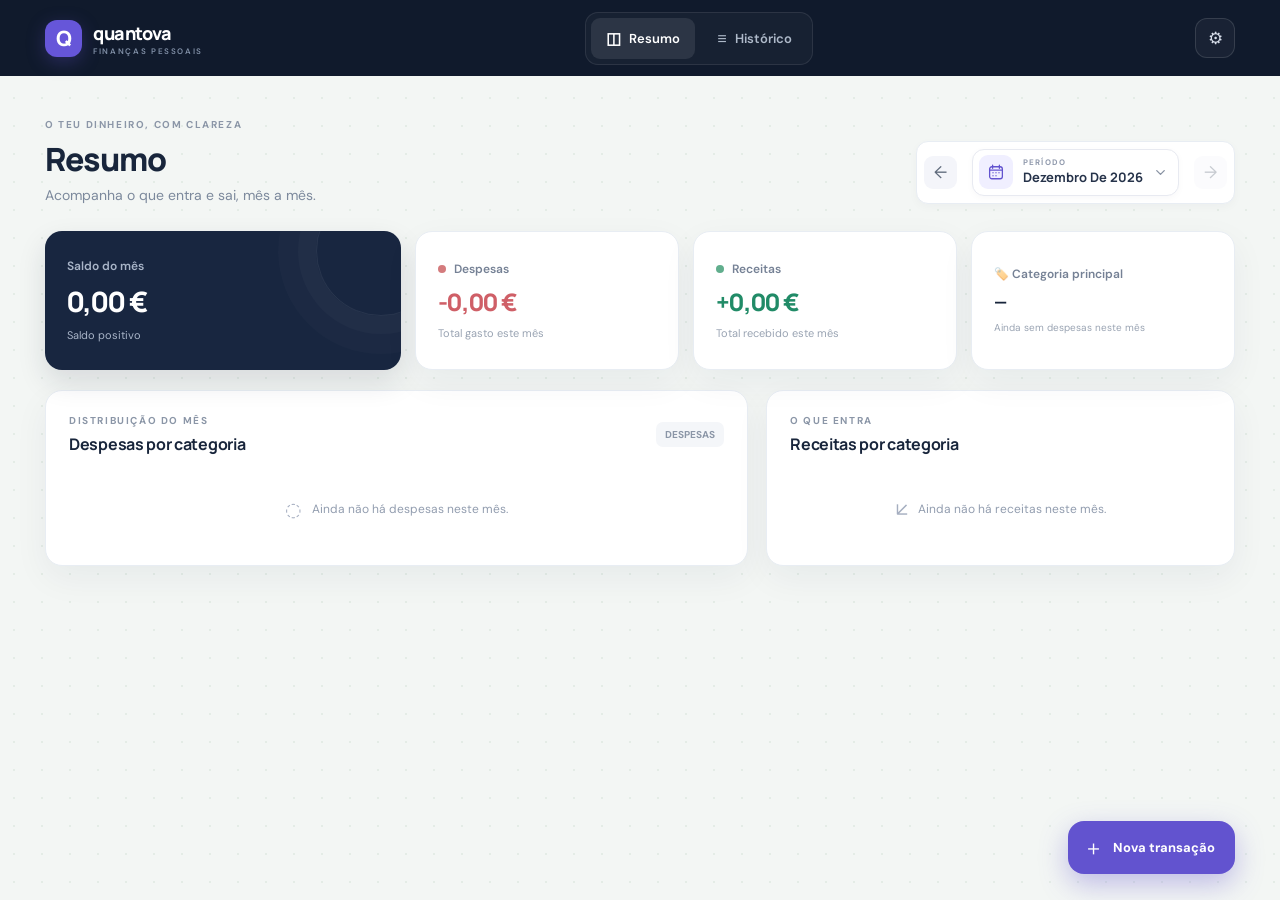
<file: index.html>
<!doctype html>
<html lang="pt-PT">
<head>
  <meta charset="UTF-8"><meta name="viewport" content="width=device-width, initial-scale=1, viewport-fit=cover">
  <meta name="theme-color" content="#101a2c"><title>Quantova · Resumo</title>
  <link rel="apple-touch-icon" href="./apple-touch-icon.png"><link rel="icon" href="./favicon.ico">
  <link rel="manifest" href="./manifest.json"><link rel="stylesheet" href="./style.css">
</head>
<body>
  <header class="topbar"><a class="brand" href="./index.html"><span class="brand-mark">Q</span><span>quantova<small>FINANÇAS PESSOAIS</small></span></a>
    <nav class="main-nav" aria-label="Navegação principal"><a class="nav-link active" href="./index.html"><span>◫</span> Resumo</a><a class="nav-link" href="./historico.html"><span>≡</span> Histórico</a></nav>
    <button class="icon-btn" aria-label="Definições" onclick="abrirDefinicoes()">⚙</button>
  </header>
  <main class="page-shell">
    <section class="page-heading"><div><p class="eyebrow">O TEU DINHEIRO, COM CLAREZA</p><h1>Resumo</h1><p class="muted">Acompanha o que entra e sai, mês a mês.</p></div>
      <div class="month-switch"><button aria-label="Mês anterior" onclick="mesAnterior()">←</button><button type="button" class="month-pick-button" id="monthPickerButton" onclick="abrirSeletorMes()" aria-label="Escolher mês" aria-expanded="false" aria-controls="monthPopover"><span class="calendar-icon"><svg viewBox="0 0 24 24" aria-hidden="true"><rect x="3.5" y="5" width="17" height="16" rx="3"></rect><path d="M7.5 3v4M16.5 3v4M4 9.5h16M8 13h.01M12 13h.01M16 13h.01M8 17h.01M12 17h.01"></path></svg></span><span class="month-button-text"><small>PERÍODO</small><strong id="dataAtual">—</strong></span><svg class="month-chevron" viewBox="0 0 20 20" aria-hidden="true"><path d="m5 7.5 5 5 5-5"></path></svg></button><button id="nextMonth" aria-label="Mês seguinte" onclick="mesSeguinte()">→</button><section id="monthPopover" class="month-popover" aria-label="Escolher mês" hidden><div class="month-popover-header"><button type="button" id="yearPrevious" aria-label="Ano anterior">←</button><strong id="yearLabel"></strong><button type="button" id="yearNext" aria-label="Ano seguinte">→</button></div><div class="month-grid" id="monthGrid"></div></section></div>
    </section>
    <section class="summary-grid" aria-label="Resumo do mês">
      <article class="summary-card balance-card"><span class="summary-label">Saldo do mês</span><strong id="saldo">€0,00</strong><span class="card-note" id="saldoNota">Receitas menos despesas</span><span class="balance-orb"></span></article>
      <article class="summary-card"><span class="summary-label"><i class="dot expense"></i>Despesas</span><strong id="total">€0,00</strong><span class="card-note">Total gasto este mês</span></article>
      <article class="summary-card"><span class="summary-label"><i class="dot income"></i>Receitas</span><strong id="receitas">€0,00</strong><span class="card-note">Total recebido este mês</span></article>
      <article class="summary-card"><span class="summary-label">🏷️ Categoria principal</span><strong id="topCategoria" class="category-highlight">—</strong><span class="card-note" id="topCategoriaNota">Ainda sem despesas neste mês</span></article>
    </section>
    <section class="content-grid">
      <article class="panel expense-breakdown"><div class="panel-heading"><div><p class="eyebrow">DISTRIBUIÇÃO DO MÊS</p><h2>Despesas por categoria</h2></div><span class="panel-unit">DESPESAS</span></div><div id="lista" class="category-insights" aria-label="Distribuição das despesas por categoria"></div></article>
      <article class="panel categories-panel income-panel"><div class="panel-heading"><div><p class="eyebrow">O QUE ENTRA</p><h2>Receitas por categoria</h2></div></div><div id="listaReceitas"></div></article>
    </section>
  </main>
  <a href="./add.html" class="fab"><span>＋</span><span class="fab-label">Nova transação</span></a>
  <div id="modalDefinicoes" class="modal-backdrop" role="dialog" aria-modal="true" aria-labelledby="settingsTitle" hidden><section class="modal-card"><button class="modal-close" onclick="fecharDefinicoes()" aria-label="Fechar">×</button><p class="eyebrow">PREFERÊNCIAS</p><h2 id="settingsTitle">Definições</h2>
    <label for="selectMoeda">Moeda</label><select id="selectMoeda" class="field"><option value="EUR">Euro (€)</option><option value="USD">Dólar americano ($)</option><option value="GBP">Libra (£)</option><option value="BRL">Real (R$)</option></select><button onclick="guardarMoeda()" class="button button-primary full">Guardar moeda</button>
    <div class="settings-section"><h3>Cópia de segurança</h3><p class="muted small">Guarda um backup completo ou exporta as transações em CSV.</p><div class="button-row"><button class="button button-soft" onclick="exportarDados()">↓ Backup JSON</button><button class="button button-soft" onclick="exportarCSV()">↓ Exportar CSV</button></div><button class="button button-soft full" onclick="document.getElementById('importFile').click()">↑ Importar backup JSON</button><input id="importFile" type="file" accept="application/json,.json" hidden onchange="importarDados(this)"></div>
    <div class="settings-section danger-section"><h3>Apagar dados</h3><p class="muted small">Remove permanentemente todas as transações deste dispositivo.</p><button onclick="apagarTudo()" class="button button-danger full">Apagar todos os dados</button></div>
  </section></div>
  <script src="./db-local.js"></script><script src="./settings.js"></script><script src="./app.js"></script>
</body></html>
</file>
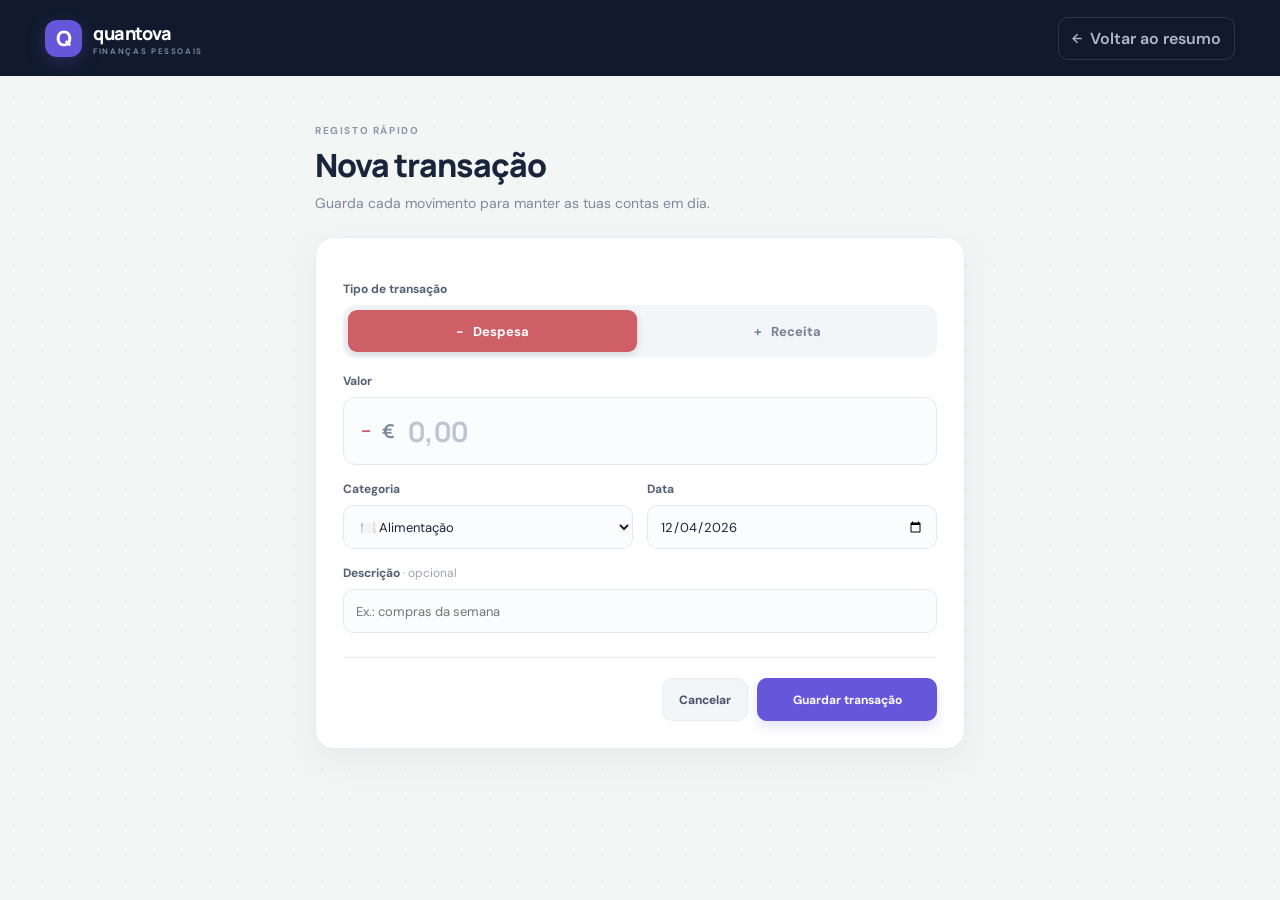
<file: add.html>
<!doctype html>
<html lang="pt-PT"><head><meta charset="UTF-8"><meta name="viewport" content="width=device-width, initial-scale=1, viewport-fit=cover"><meta name="theme-color" content="#101a2c"><title>Nova transação · Quantova</title><link rel="apple-touch-icon" href="./apple-touch-icon.png"><link rel="manifest" href="./manifest.json"><link rel="stylesheet" href="./style.css"></head>
<body><header class="topbar"><a class="brand" href="./index.html"><span class="brand-mark">Q</span><span>quantova<small>FINANÇAS PESSOAIS</small></span></a><a class="nav-link back-link" href="./index.html">← <span>Voltar ao resumo</span></a></header>
<main class="form-shell"><div class="form-intro"><p class="eyebrow">REGISTO RÁPIDO</p><h1 id="formTitle">Nova transação</h1><p class="muted">Guarda cada movimento para manter as tuas contas em dia.</p></div>
<section class="form-panel"><form id="formAdd"><label class="field-label">Tipo de transação</label><input type="hidden" id="tipo" value="despesa"><div class="segmented"><button type="button" id="btnDespesa" class="segment active expense-active" aria-pressed="true" onclick="setTipo('despesa')"><span>−</span> Despesa</button><button type="button" id="btnReceita" class="segment" aria-pressed="false" onclick="setTipo('receita')"><span>+</span> Receita</button></div>
<label for="valor" class="field-label">Valor</label><div class="amount-wrap"><span id="amountSign" class="amount-sign expense-sign" aria-hidden="true">−</span><span id="currencyPrefix">€</span><input type="number" id="valor" inputmode="decimal" class="amount-input" placeholder="0,00" min="0.01" step="0.01" required></div>
<div class="form-row"><div><label for="categoria" class="field-label">Categoria</label><select id="categoria" class="field" required></select></div><div><label for="data" class="field-label">Data</label><input type="date" id="data" class="field" required></div></div>
<label for="descricao" class="field-label">Descrição <span class="optional">· opcional</span></label><input type="text" id="descricao" class="field" maxlength="120" placeholder="Ex.: compras da semana">
<p id="formError" class="form-error" role="alert" hidden></p><div class="form-actions"><button type="button" class="button button-soft" onclick="window.location.href='historico.html'">Cancelar</button><button type="submit" class="button button-primary" id="submitButton">Guardar transação</button></div></form></section></main>
<script src="./db-local.js"></script><script src="./settings.js"></script><script src="./add.js"></script></body></html>
</file>
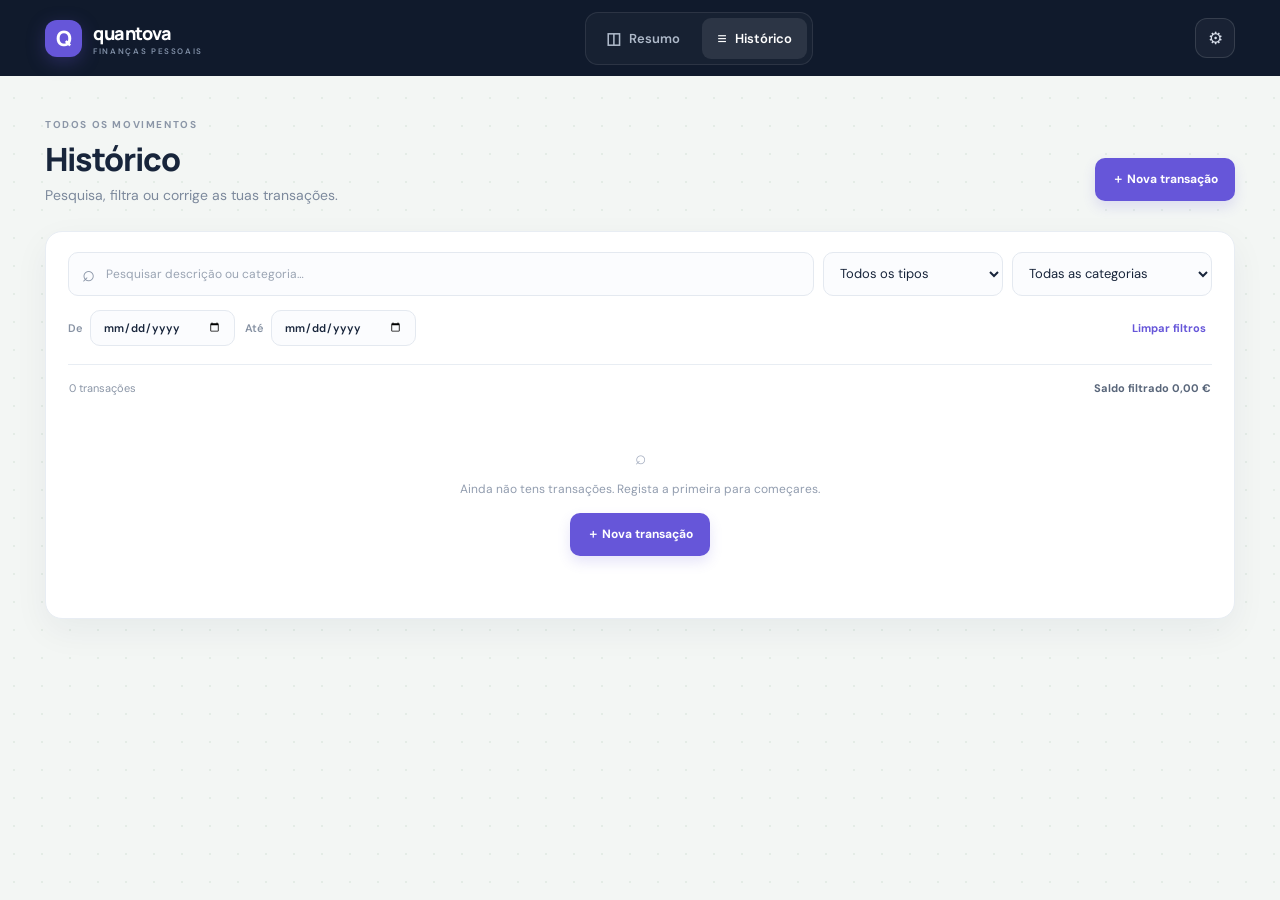
<file: historico.html>
<!doctype html>
<html lang="pt-PT"><head><meta charset="UTF-8"><meta name="viewport" content="width=device-width, initial-scale=1, viewport-fit=cover"><meta name="theme-color" content="#101a2c"><title>Histórico · Quantova</title><link rel="apple-touch-icon" href="./apple-touch-icon.png"><link rel="manifest" href="./manifest.json"><link rel="stylesheet" href="./style.css"></head>
<body><header class="topbar"><a class="brand" href="./index.html"><span class="brand-mark">Q</span><span>quantova<small>FINANÇAS PESSOAIS</small></span></a><nav class="main-nav" aria-label="Navegação principal"><a class="nav-link" href="./index.html"><span>◫</span> Resumo</a><a class="nav-link active" href="./historico.html"><span>≡</span> Histórico</a></nav><button class="icon-btn" aria-label="Definições" onclick="abrirDefinicoes()">⚙</button></header>
<main class="page-shell"><section class="page-heading"><div><p class="eyebrow">TODOS OS MOVIMENTOS</p><h1>Histórico</h1><p class="muted">Pesquisa, filtra ou corrige as tuas transações.</p></div><a class="button button-primary desktop-add" href="./add.html">＋ Nova transação</a></section>
<section class="panel history-panel"><div class="history-tools"><label class="search-field"><span>⌕</span><input id="pesquisa" type="search" placeholder="Pesquisar descrição ou categoria…" autocomplete="off"></label><select class="field filter-select" id="filtroTipo" aria-label="Filtrar por tipo"><option value="todos">Todos os tipos</option><option value="despesa">Despesas</option><option value="receita">Receitas</option></select><select class="field filter-select" id="filtroCategoria" aria-label="Filtrar por categoria"><option value="todas">Todas as categorias</option></select></div>
<div class="history-dates"><label>De <input class="field date-filter" type="date" id="dataInicio"></label><label>Até <input class="field date-filter" type="date" id="dataFim"></label><button class="text-button" id="limparFiltros">Limpar filtros</button></div><div class="history-summary"><span id="resultadoCount">0 transações</span><span id="resultadoTotal"></span></div><div id="listaHistorico" class="history-list"></div></section></main>
<a href="./add.html" class="fab mobile-fab"><span>＋</span><span class="fab-label">Nova transação</span></a>
<div id="modalDefinicoes" class="modal-backdrop" role="dialog" aria-modal="true" aria-labelledby="settingsTitle" hidden><section class="modal-card"><button class="modal-close" onclick="fecharDefinicoes()" aria-label="Fechar">×</button><p class="eyebrow">PREFERÊNCIAS</p><h2 id="settingsTitle">Definições</h2><label for="selectMoeda">Moeda</label><select id="selectMoeda" class="field"><option value="EUR">Euro (€)</option><option value="USD">Dólar americano ($)</option><option value="GBP">Libra (£)</option><option value="BRL">Real (R$)</option></select><button onclick="guardarMoeda()" class="button button-primary full">Guardar moeda</button><div class="settings-section"><h3>Cópia de segurança</h3><p class="muted small">Guarda um backup completo ou exporta as transações em CSV.</p><div class="button-row"><button class="button button-soft" onclick="exportarDados()">↓ Backup JSON</button><button class="button button-soft" onclick="exportarCSV()">↓ Exportar CSV</button></div><button class="button button-soft full" onclick="document.getElementById('importFile').click()">↑ Importar backup JSON</button><input id="importFile" type="file" accept="application/json,.json" hidden onchange="importarDados(this)"></div><div class="settings-section danger-section"><h3>Apagar dados</h3><p class="muted small">Remove permanentemente todas as transações deste dispositivo.</p><button onclick="apagarTudo()" class="button button-danger full">Apagar todos os dados</button></div></section></div>
<script src="./db-local.js"></script><script src="./settings.js"></script><script src="./historico.js"></script></body></html>
</file>
<file: style.css>
@import url('https://fonts.googleapis.com/css2?family=DM+Sans:wght@400;500;600;700&family=Manrope:wght@400;500;600;700;800&display=swap');
:root{--ink:#18253b;--muted:#7c899c;--line:#e8edf3;--surface:#fff;--canvas:#f3f6f4;--navy:#101a2c;--accent:#6656d9;--accent-dark:#5042bd;--green:#218b67;--red:#cf5f67;--shadow:0 12px 35px rgba(25,42,69,.055);font-family:'DM Sans',Arial,sans-serif;color:var(--ink);background:var(--canvas)}*{box-sizing:border-box}body{margin:0;min-height:100vh;background-color:var(--canvas);background-image:url("data:image/svg+xml,%3Csvg xmlns='http://www.w3.org/2000/svg' width='28' height='28' viewBox='0 0 28 28'%3E%3Ccircle cx='14' cy='14' r='1' fill='%23dfe8e2'/%3E%3C/svg%3E");background-repeat:repeat;background-attachment:fixed}button,input,select{font:inherit}button,a{-webkit-tap-highlight-color:transparent}button{cursor:pointer}.topbar{height:76px;padding:0 max(28px,calc((100vw - 1190px)/2));display:flex;align-items:center;justify-content:space-between;background:var(--navy);color:#fff}.brand{display:flex;align-items:center;gap:11px;color:#fff;text-decoration:none;font-family:Manrope,sans-serif;font-weight:800;font-size:18px;letter-spacing:-.5px}.brand small{display:block;color:#8190a7;font:600 8px 'DM Sans',sans-serif;letter-spacing:1.65px;margin-top:1px}.brand-mark{width:37px;height:37px;display:grid;place-items:center;border-radius:12px;background:#6656d9;color:white;font-size:21px;box-shadow:0 5px 18px #5749b45c}.main-nav{display:flex;gap:7px;padding:5px;border:1px solid #ffffff17;border-radius:13px;background:#ffffff08}.nav-link{display:flex;align-items:center;gap:8px;color:#aeb9c9;text-decoration:none;font-size:13px;font-weight:600;padding:10px 15px;border-radius:9px;transition:.2s}.nav-link span{font-size:16px}.nav-link:hover{color:#fff;background:#ffffff12}.nav-link.active{color:#fff;background:#ffffff17}.icon-btn{width:40px;height:40px;border:1px solid #ffffff20;border-radius:12px;background:#ffffff0a;color:#d7deea;font-size:17px}.icon-btn:hover{background:#ffffff18}.page-shell{width:min(1190px,calc(100% - 56px));margin:0 auto;padding:42px 0 100px}.page-heading{display:flex;justify-content:space-between;align-items:flex-end;gap:20px;margin-bottom:27px}.eyebrow{font-size:10px;letter-spacing:1.6px;font-weight:700;color:#8b96a7;margin:0 0 10px}.page-heading h1,.form-intro h1{font:800 32px/1.15 Manrope,sans-serif;letter-spacing:-1px;margin:0;color:var(--ink)}.muted{color:var(--muted);margin:8px 0 0;font-size:14px}.month-switch{display:flex;align-items:center;gap:15px;background:#fff;border:1px solid var(--line);padding:7px;border-radius:12px;box-shadow:0 3px 10px #17294a08}.month-switch strong{min-width:130px;text-align:center;text-transform:capitalize;font:700 13px Manrope,sans-serif}.month-switch button{width:33px;height:33px;border:0;border-radius:9px;background:#f4f5fa;color:#606b7c;font-size:17px}.month-switch button:hover{background:#eeecff;color:var(--accent)}.month-switch button:disabled{opacity:.35;cursor:default}.summary-grid{display:grid;grid-template-columns:1.35fr 1fr 1fr 1fr;gap:14px;margin-bottom:20px}.summary-card{position:relative;overflow:hidden;min-height:139px;padding:21px 22px;border:1px solid var(--line);border-radius:17px;background:var(--surface);box-shadow:var(--shadow);display:flex;flex-direction:column;align-items:flex-start;justify-content:center;gap:8px}.summary-card>strong{font:800 24px Manrope,sans-serif;letter-spacing:-.8px;white-space:nowrap;font-variant-numeric:tabular-nums}.summary-label{display:flex;align-items:center;gap:8px;color:#758195;font-size:12px;font-weight:600}.card-note{font-size:11px;color:#9aa4b3}.balance-card{border:0;background:#182640;color:white;box-shadow:0 12px 28px #15233a20}.balance-card .summary-label,.balance-card .card-note{color:#a9b5c8}.balance-card>strong{font-size:28px;color:white}.balance-card>strong.negative{color:#ffaaa5}.balance-orb{position:absolute;width:130px;height:130px;right:-45px;top:-45px;border-radius:50%;border:1px solid #ffffff12;box-shadow:0 0 0 18px #ffffff06,0 0 0 38px #ffffff04}.dot{width:8px;height:8px;border-radius:50%;background:#d47b7d}.dot.income{background:#61ae8d}.content-grid{display:grid;grid-template-columns:1.2fr .8fr;gap:18px}.panel{background:#fff;border:1px solid var(--line);border-radius:17px;box-shadow:var(--shadow);padding:23px}.chart-panel{grid-row:span 2;min-height:377px}.panel-heading{display:flex;justify-content:space-between;align-items:center;gap:12px;margin-bottom:22px}.panel-heading .eyebrow{margin-bottom:6px}.panel-heading h2,.modal-card h2{font:700 16px Manrope,sans-serif;margin:0;letter-spacing:-.3px}.panel-unit{font-size:10px;font-weight:700;color:#8b96a7;background:#f4f6f9;border-radius:7px;padding:6px 9px}.chart{display:flex;gap:11px;height:270px;padding-top:4px}.chart-y{display:flex;flex-direction:column;justify-content:space-between;padding-bottom:19px;color:#9aa4b3;font-size:9px;white-space:nowrap}.chart-plot{position:relative;flex:1;min-width:0;background-color:#fff}.chart-bars{position:absolute;inset:0 0 -1px;display:flex;align-items:stretch;justify-content:space-between;gap:2px}.chart-column{position:relative;display:flex;flex:1;min-width:2px;align-items:flex-end;justify-content:center}.bar-track{position:relative;width:min(62%,14px);height:calc(100% - 20px);display:flex;align-items:flex-end}.bar-track i{display:block;width:100%;min-height:0;background:#776ae1;border-radius:4px 4px 2px 2px;transition:height .3s}.chart-column:not(.future):hover .bar-track i{background:#4d40bb}.chart-column.future .bar-track i{opacity:.38}.chart-column small{position:absolute;bottom:0;height:14px;color:#929daf;font-size:8px}.bar-value{position:absolute;bottom:calc(21px + 100%);display:none;background:#18253b;color:white;font-size:9px;padding:4px 6px;border-radius:5px;white-space:nowrap;z-index:2}.chart-column:hover .bar-value{display:block}.category-row{display:flex;align-items:center;gap:11px;margin:0 0 17px}.category-row:last-child{margin-bottom:0}.category-icon{width:34px;height:34px;flex:0 0 34px;display:grid;place-items:center;border-radius:11px;background:color-mix(in srgb,var(--category-color),white 89%);font-size:16px}.category-main{flex:1;min-width:0}.category-top{display:flex;align-items:center;justify-content:space-between;gap:8px;margin-bottom:7px;font-size:12px}.category-top>span{font-weight:600;white-space:nowrap;overflow:hidden;text-overflow:ellipsis}.category-top strong{font-size:11px;white-space:nowrap;font-variant-numeric:tabular-nums}.category-track{height:5px;border-radius:5px;background:#eff1f5;overflow:hidden}.category-track i{height:100%;display:block;background:var(--category-color);border-radius:inherit}.category-percent{min-width:30px;text-align:right;color:#929daf;font-size:10px}.empty-state{display:flex;align-items:center;justify-content:center;gap:10px;text-align:center;padding:20px 10px;color:#929daf;font-size:12px}.empty-state>span{font-size:19px;color:#a5aec0}.empty-state p{margin:0}.income-panel{grid-column:2}.text-link,.text-button{color:var(--accent);font-size:11px;font-weight:700;text-decoration:none;white-space:nowrap}.text-link:hover,.text-button:hover{color:var(--accent-dark)}.fab{position:fixed;right:max(27px,calc((100vw - 1190px)/2));bottom:26px;z-index:8;height:53px;padding:0 20px 0 15px;display:flex;align-items:center;gap:9px;border-radius:16px;background:#6253cf;box-shadow:0 10px 28px #6153cc5c;color:#fff;text-decoration:none;font-size:13px;font-weight:700;transition:.2s}.fab:hover{transform:translateY(-2px);box-shadow:0 14px 30px #6153cc70}.fab>span:first-child{font-size:21px;font-weight:400}.modal-backdrop{position:fixed;inset:0;z-index:20;background:#111d31a8;display:grid;place-items:center;padding:18px;backdrop-filter:blur(4px)}.modal-backdrop[hidden]{display:none}.modal-card{position:relative;width:min(440px,100%);max-height:min(90vh,780px);overflow:auto;background:#fff;border-radius:19px;padding:27px;box-shadow:0 24px 80px #0913254d}.modal-close{position:absolute;right:19px;top:17px;border:0;background:#f1f3f7;color:#667185;border-radius:9px;width:32px;height:32px;font-size:20px}.modal-card h2{font-size:22px;margin-bottom:22px}.modal-card>label,.field-label{display:block;font-size:12px;font-weight:700;color:#536075;margin:16px 0 8px}.field{width:100%;height:44px;border:1px solid #e4e9f0;border-radius:10px;background:#fbfcfe;padding:0 12px;color:var(--ink);outline:none;font-size:13px}.field:focus,.search-field:focus-within{border-color:#9a90eb;box-shadow:0 0 0 3px #786be814}.button{min-height:43px;padding:0 16px;border-radius:10px;border:1px solid transparent;font-size:12px;font-weight:700;display:inline-flex;align-items:center;justify-content:center;text-decoration:none;transition:.16s}.button-primary{background:var(--accent);color:#fff;box-shadow:0 6px 13px #6556d929}.button-primary:hover{background:var(--accent-dark);transform:translateY(-1px)}.button-soft{background:#f3f5f8;border-color:#e9edf2;color:#445168}.button-soft:hover{background:#e9edf4}.button-danger{background:#fff0f0;color:#c24c56;border-color:#f5d8d9}.button-danger:hover{background:#ffe4e5}.full{width:100%;margin-top:12px}.settings-section{border-top:1px solid var(--line);margin-top:23px;padding-top:19px}.settings-section h3{font:700 13px Manrope,sans-serif;margin:0}.small{font-size:12px;line-height:1.55}.button-row{display:flex;gap:9px;margin-top:13px}.button-row .button{flex:1}.danger-section{margin-top:19px}.form-shell{width:min(650px,calc(100% - 36px));margin:0 auto;padding:48px 0 70px}.form-intro{margin:0 0 23px}.form-intro .muted{max-width:460px;line-height:1.6}.form-panel{background:#fff;border:1px solid var(--line);border-radius:19px;padding:27px;box-shadow:var(--shadow)}.segmented{display:grid;grid-template-columns:1fr 1fr;gap:7px;background:#f3f5f8;padding:5px;border-radius:12px}.segment{height:42px;border:0;border-radius:9px;background:transparent;color:#768195;font-weight:700;font-size:13px}.segment span{margin-right:6px}.segment.active{color:#fff;box-shadow:0 3px 8px #14223920}.segment.active.expense-active{background:#cf5f67}.segment.active.income-active{background:#218b67}.amount-sign{font:800 22px Manrope,sans-serif}.expense-sign,.expense-total{color:#cf5f67}.income-sign,.income-total{color:#218b67}.amount-wrap{height:68px;display:flex;align-items:center;gap:11px;border:1px solid #e4e9f0;border-radius:12px;background:#fbfcfe;padding:0 17px}.amount-wrap>span{font:700 19px Manrope,sans-serif;color:#7c8799}.amount-input{width:100%;border:0;background:transparent;outline:0;font:700 28px Manrope,sans-serif;color:var(--ink);font-variant-numeric:tabular-nums}.amount-input::placeholder{color:#bdc5d0}.form-row{display:grid;grid-template-columns:1fr 1fr;gap:14px}.form-row .field{cursor:pointer}.optional{font-weight:400;color:#9aa4b3}.form-actions{display:flex;justify-content:flex-end;gap:9px;margin-top:24px;padding-top:20px;border-top:1px solid var(--line)}.form-actions .button-primary{min-width:180px}.form-error{padding:10px 12px;border-radius:9px;background:#fff0f0;color:#b3444d;font-size:12px}.back-link{border:1px solid #ffffff20;border-radius:10px;padding:10px 13px}.history-panel{padding:20px 22px}.history-tools{display:grid;grid-template-columns:minmax(200px,1fr) 180px 200px;gap:9px}.search-field{display:flex;align-items:center;gap:9px;height:44px;padding:0 13px;border:1px solid #e4e9f0;border-radius:10px;background:#fbfcfe;transition:.15s}.search-field>span{font-size:22px;color:#8994a6}.search-field input{min-width:0;width:100%;border:0;outline:0;background:transparent;color:var(--ink);font-size:12px}.search-field input::placeholder{color:#9aa4b3}.filter-select{height:44px}.history-dates{display:flex;align-items:center;gap:10px;margin-top:14px}.history-dates label{display:flex;align-items:center;gap:7px;color:#8792a3;font-size:11px;font-weight:600}.date-filter{width:145px;height:36px;font-size:11px}.text-button{border:0;background:transparent;margin-left:auto}.history-summary{display:flex;justify-content:space-between;align-items:center;border-top:1px solid var(--line);margin-top:18px;padding:16px 1px 8px;color:#8b96a7;font-size:11px}.history-summary span:last-child{color:#59667a;font-weight:700}.transaction-row{min-height:70px;display:flex;align-items:center;gap:13px;border-top:1px solid #f0f2f6;padding:11px 3px}.transaction-icon{width:39px;height:39px;flex:0 0 39px;display:grid;place-items:center;border-radius:12px;background:#f2f4f8;font-size:17px}.transaction-detail{flex:1;min-width:0;display:flex;flex-direction:column;gap:4px}.transaction-detail strong{font-size:12px;overflow:hidden;text-overflow:ellipsis;white-space:nowrap}.transaction-detail span{color:#929daf;font-size:10px}.transaction-amount{white-space:nowrap;font:700 12px Manrope,sans-serif;font-variant-numeric:tabular-nums}.income-text{color:var(--green)}.expense-text{color:#cf5f67}.transaction-actions{display:flex;gap:4px;margin-left:7px}.row-action{width:31px;height:31px;display:grid;place-items:center;border:0;border-radius:8px;background:transparent;color:#8590a2;text-decoration:none;font-size:17px}.row-action:hover{background:#f0effd;color:var(--accent)}.delete-action:hover{background:#fff0f0;color:#c24c56}.history-empty{flex-direction:column;padding:42px 12px}.history-empty p{max-width:360px;line-height:1.6}.history-empty .button{margin-top:4px}.desktop-add{margin-bottom:3px}.mobile-fab{display:none}
.expense-donut{display:grid;grid-template-columns:minmax(180px,220px) minmax(0,1fr);align-items:center;justify-content:center;gap:clamp(22px,4vw,42px);padding:9px 7px 3px}.donut-ring{width:min(100%,220px);aspect-ratio:1;border-radius:50%;display:grid;place-items:center;position:relative;justify-self:center}.donut-ring:before{content:"";position:absolute;inset:18%;border-radius:50%;background:#fff}.donut-center{position:relative;z-index:1;display:flex;flex-direction:column;align-items:center;gap:5px;text-align:center}.donut-center span{font-size:10px;color:#8994a6;font-weight:600}.donut-center strong{font:800 19px Manrope,sans-serif;letter-spacing:-.5px;color:var(--ink)}.donut-center small{font-size:10px;color:#98a2b1}.donut-legend{display:flex;flex-direction:column;gap:0}.legend-row{min-height:41px;display:grid;grid-template-columns:8px minmax(70px,1fr) 35px auto;align-items:center;gap:9px;border-bottom:1px solid #f0f2f6;font-size:11px}.legend-row:last-child{border-bottom:0}.legend-row>i{width:8px;height:8px;border-radius:50%}.legend-name{font-weight:600;color:#586579;overflow:hidden;text-overflow:ellipsis;white-space:nowrap}.legend-percent{color:#929daf;text-align:right;font-size:10px}.legend-row>strong{font-size:10px;white-space:nowrap;font-variant-numeric:tabular-nums}
.category-highlight{max-width:100%;overflow:hidden;text-overflow:ellipsis;font-size:17px!important;letter-spacing:-.45px!important}.summary-card .category-highlight+.card-note{font-size:10px}
.month-picker{width:150px;height:34px;border:0;border-radius:8px;padding:0 6px;background:transparent;text-align:center;color:var(--ink);font:700 13px Manrope,sans-serif;cursor:pointer;outline:none}.month-picker:hover,.month-picker:focus{background:#f4f5fa}.month-picker::-webkit-calendar-picker-indicator{opacity:.55;cursor:pointer}
.month-switch .month-pick-button{width:auto;min-width:184px;height:47px;display:flex;align-items:center;gap:10px;padding:5px 10px 5px 6px;border:1px solid #e8eaf1;border-radius:12px;background:#fff;color:var(--ink);text-align:left;box-shadow:0 2px 7px #17294a08;transition:border-color .16s,background .16s,box-shadow .16s}.month-switch .month-pick-button:hover{background:#fcfbff;border-color:#d8d3f5;box-shadow:0 4px 12px #5749b410}.month-switch .month-pick-button:focus-visible{outline:3px solid #7669e833;outline-offset:2px}.calendar-icon{width:34px;height:34px;flex:0 0 34px;display:grid;place-items:center;border-radius:9px;background:#f0efff;color:#6253cf}.calendar-icon svg{width:18px;height:18px;fill:none;stroke:currentColor;stroke-width:1.7;stroke-linecap:round;stroke-linejoin:round}.month-button-text{display:flex;min-width:0;flex:1;flex-direction:column;gap:2px}.month-button-text small{color:#919aad;font-size:8px;line-height:1;letter-spacing:1.15px;font-weight:700}.month-button-text strong{min-width:0;overflow:hidden;text-overflow:ellipsis;white-space:nowrap;text-align:left;text-transform:capitalize;color:#26334a;font:700 13px Manrope,sans-serif}.month-chevron{width:15px;height:15px;flex:0 0 15px;fill:none;stroke:#8993a3;stroke-width:1.8;stroke-linecap:round;stroke-linejoin:round}.month-picker-hidden{position:fixed;left:50%;top:50%;z-index:-1;width:1px;height:1px;padding:0;border:0;opacity:.001;pointer-events:none}
@media(max-width:600px){.month-picker{flex:1;width:auto;min-width:0}}
@media(max-width:900px){.summary-grid{grid-template-columns:repeat(2,1fr)}.balance-card{grid-column:span 2}.content-grid{grid-template-columns:1fr}.income-panel{grid-column:auto}.topbar{padding:0 22px}.page-shell{width:calc(100% - 44px)}}
@media(max-width:600px){.topbar{height:65px;padding:0 16px}.brand{font-size:16px}.brand-mark{width:34px;height:34px}.brand small{font-size:7px}.main-nav{gap:0;padding:3px}.nav-link{padding:8px 10px;font-size:11px;gap:5px}.nav-link span{font-size:14px}.icon-btn{width:36px;height:36px}.page-shell{width:calc(100% - 30px);padding:29px 0 95px}.page-heading{align-items:flex-start;flex-direction:column;margin-bottom:20px;gap:16px}.page-heading h1,.form-intro h1{font-size:27px}.page-heading>.month-switch{align-self:stretch;justify-content:space-between}.month-switch{width:100%}.month-switch strong{flex:1}.summary-grid{gap:9px;margin-bottom:13px}.summary-card{min-height:113px;padding:15px 13px;border-radius:14px;gap:7px}.summary-card>strong{font-size:19px;letter-spacing:-.6px}.balance-card>strong{font-size:23px}.summary-label{font-size:11px}.card-note{font-size:9px}.panel{padding:17px 14px;border-radius:15px}.content-grid{gap:13px}.panel-heading{margin-bottom:17px}.panel-heading h2{font-size:14px}.expense-donut{grid-template-columns:1fr;gap:14px;padding:4px 0}.donut-ring{width:178px}.donut-legend{width:100%}.legend-row{min-height:38px}.category-row{gap:8px;margin-bottom:15px}.category-icon{width:31px;height:31px;flex-basis:31px}.category-top{font-size:11px}.category-top strong{font-size:10px}.category-percent{font-size:9px;min-width:25px}.fab{right:16px;bottom:max(17px,env(safe-area-inset-bottom));height:49px;padding:0 17px 0 13px;border-radius:15px}.form-shell{width:calc(100% - 30px);padding:32px 0 50px}.form-panel{padding:19px 16px;border-radius:16px}.form-row{grid-template-columns:1fr;gap:0}.form-actions .button-primary{flex:1;min-width:0}.form-actions .button-soft{padding:0 13px}.history-panel{padding:14px 12px}.history-tools{grid-template-columns:1fr 1fr}.search-field{grid-column:span 2}.history-dates{align-items:flex-start;flex-wrap:wrap;gap:8px}.history-dates label{flex:1;display:flex;flex-direction:column;align-items:stretch;gap:5px}.date-filter{width:100%;padding:0 8px}.text-button{margin:0 0 0 auto;align-self:flex-end;height:36px}.transaction-row{gap:8px;min-height:65px}.transaction-icon{width:34px;height:34px;flex-basis:34px;border-radius:10px;font-size:15px}.transaction-detail strong{font-size:11px}.transaction-detail span{font-size:9px}.transaction-amount{font-size:10px}.transaction-actions{gap:0;margin-left:0}.row-action{width:27px;height:30px}.desktop-add{display:none}.mobile-fab{display:flex}.modal-card{padding:24px 19px}.button-row{flex-direction:column}}
@media(max-width:390px){.brand small{display:none}.nav-link{padding:8px 7px}.summary-card{padding:13px 10px}.summary-card>strong{font-size:17px}.summary-card>.category-highlight{font-size:14px!important}.balance-card>strong{font-size:21px}.transaction-actions{flex-direction:column}.transaction-row{gap:7px}.transaction-amount{font-size:9px}}

.amount-wrap .expense-sign{color:#cf5f67}.amount-wrap .income-sign{color:#218b67}

.month-switch{position:relative}
.month-popover{position:absolute;z-index:15;top:calc(100% + 10px);left:50%;transform:translateX(-50%);width:min(286px,calc(100vw - 30px));padding:14px;border:1px solid #e7eaf0;border-radius:15px;background:#fff;box-shadow:0 16px 38px #17294a20}
.month-popover[hidden]{display:none}
.month-popover-header{display:flex;align-items:center;justify-content:space-between;margin-bottom:11px}
.month-popover-header strong{font:700 14px Manrope,sans-serif;color:#26334a}
.month-switch .month-popover-header button{width:32px;height:32px;border:0;border-radius:9px;background:#f3f5f8;color:#5d6879;font-size:16px}
.month-switch .month-popover-header button:hover:not(:disabled){background:#eeecff;color:#6253cf}
.month-switch .month-popover-header button:disabled{opacity:.35;cursor:default}
.month-grid{display:grid;grid-template-columns:repeat(3,minmax(0,1fr));gap:6px}
.month-switch .month-grid .month-option{width:auto;height:37px;min-width:0;padding:0 3px;border:1px solid transparent;border-radius:9px;background:#f7f8fa;color:#657185;font-size:11px;font-weight:600;text-transform:capitalize}
.month-switch .month-grid .month-option:hover:not(:disabled){border-color:#d9d4f5;background:#f4f2ff;color:#5547c5}
.month-switch .month-grid .month-option.selected{background:#6656d9;color:#fff}
.month-switch .month-grid .month-option:disabled{opacity:.35;cursor:default}
.month-switch .month-grid .month-option:focus-visible{outline:3px solid #7669e833;outline-offset:1px}
@media(max-width:600px){.month-popover{top:calc(100% + 8px)}}
</file>
